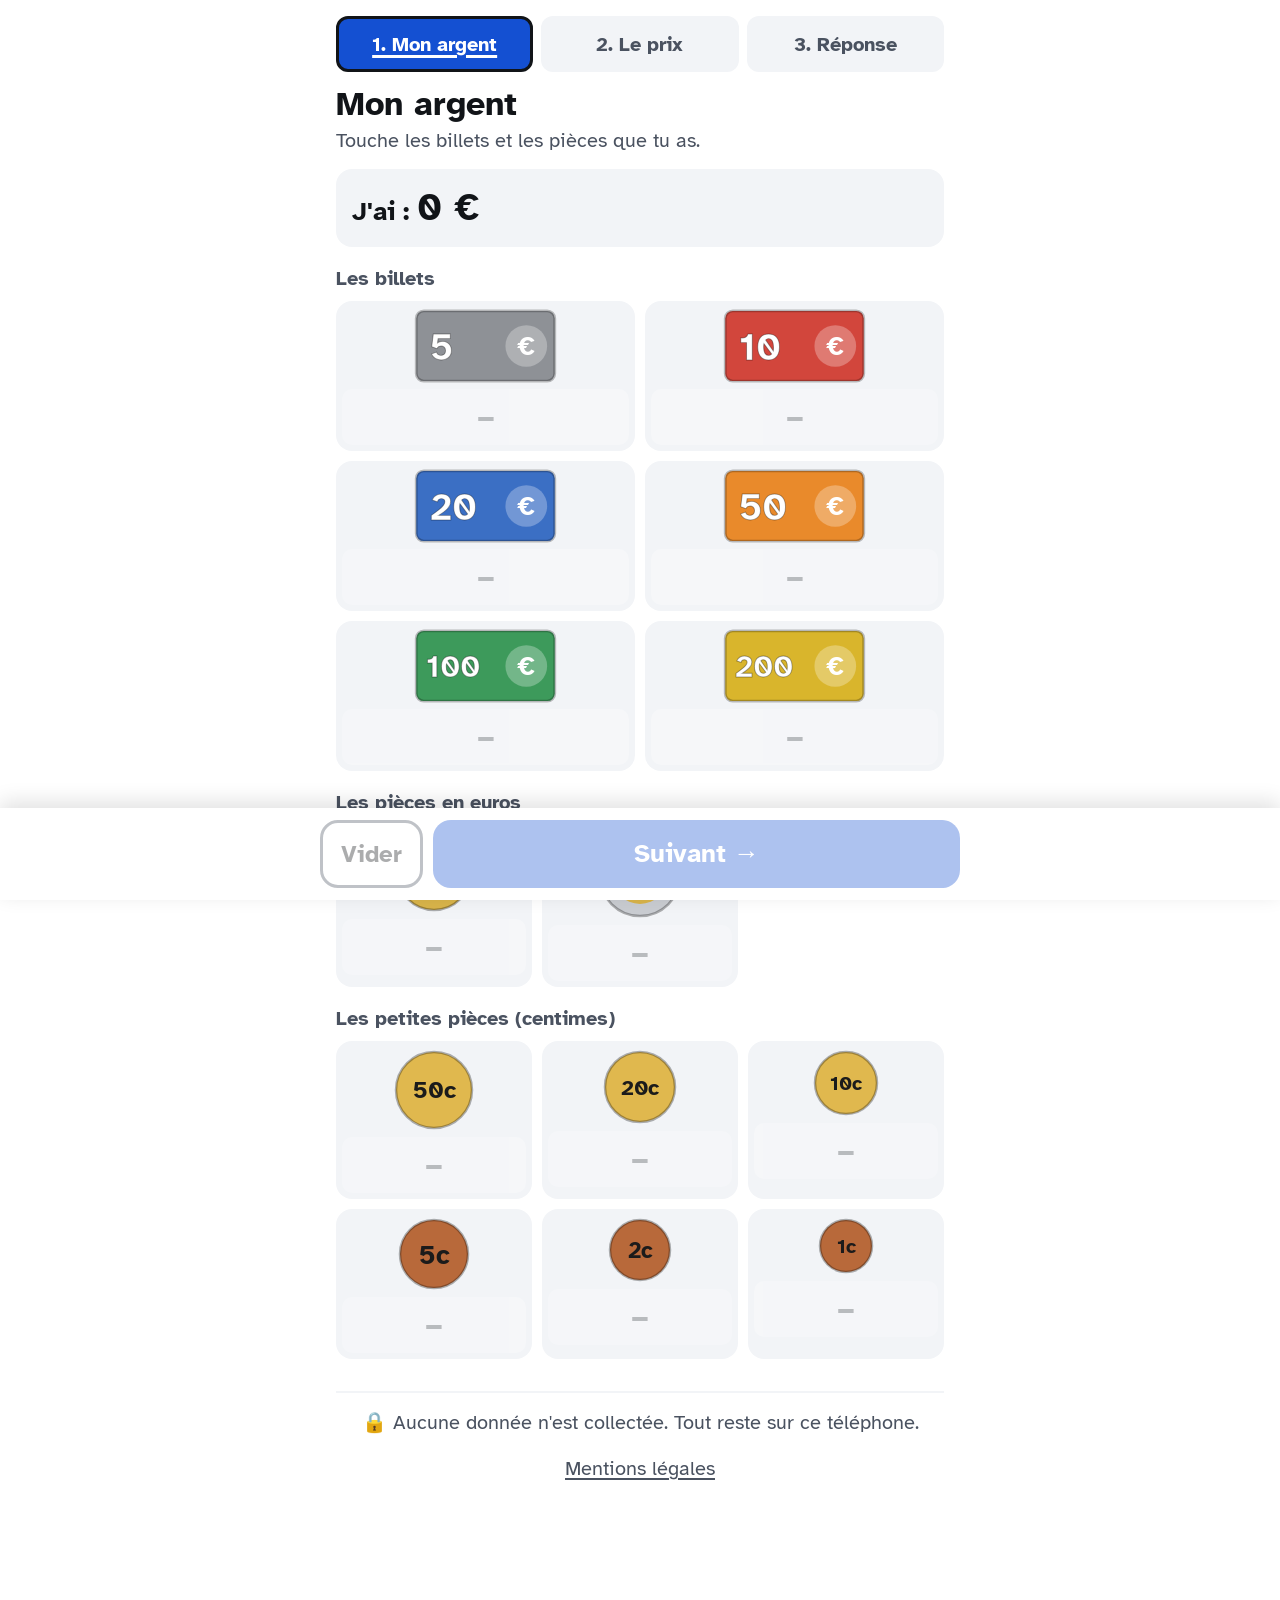
<file: index.html>
<!DOCTYPE html>
<html lang="fr">
<head>
<meta charset="utf-8">
<meta name="viewport" content="width=device-width, initial-scale=1, viewport-fit=cover">
<!-- Sécurité : la page ne peut charger que ses propres fichiers. Aucun chargement externe, aucun appel vers internet. -->
<meta http-equiv="Content-Security-Policy" content="default-src 'self'; object-src 'none'; base-uri 'self'; form-action 'none'">
<meta name="color-scheme" content="light dark">
<meta name="description" content="Savoir si j'ai assez d'argent pour payer, et quels billets et pièces donner.">
<meta name="theme-color" content="#ffffff" media="(prefers-color-scheme: light)">
<meta name="theme-color" content="#121417" media="(prefers-color-scheme: dark)">
<meta name="mobile-web-app-capable" content="yes">
<title>J'ai assez d'argent ?</title>
<link rel="manifest" href="manifest.webmanifest">
<link rel="icon" href="icons/icon.svg" type="image/svg+xml">
<link rel="icon" href="icons/icon-192.png" type="image/png" sizes="192x192">
<link rel="apple-touch-icon" href="icons/icon-192.png">
<link rel="preload" href="fonts/AtkinsonHyperlegible-Regular.woff2" as="font" type="font/woff2" crossorigin>
<link rel="preload" href="fonts/AtkinsonHyperlegible-Bold.woff2" as="font" type="font/woff2" crossorigin>
<link rel="stylesheet" href="css/style.css">
</head>
<body>
<main>
  <ol class="steps" aria-label="Étapes">
    <li id="s1">1. Mon argent</li>
    <li id="s2">2. Le prix</li>
    <li id="s3">3. Réponse</li>
  </ol>

  <!-- Écran 1 : Mon argent -->
  <section id="v1" aria-labelledby="t1">
    <h1 id="t1" tabindex="-1">Mon argent</h1>
    <p class="help">Touche les billets et les pièces que tu as.</p>
    <p class="total" aria-live="polite">J'ai : <b id="tot">0 €</b></p>
    <h2 class="sec">Les billets</h2>
    <div class="grid notes" id="gN"></div>
    <h2 class="sec">Les pièces en euros</h2>
    <div class="grid" id="gE"></div>
    <h2 class="sec">Les petites pièces (centimes)</h2>
    <div class="grid" id="gC"></div>

    <footer class="foot">
      <p>🔒 Aucune donnée n'est collectée. Tout reste sur ce téléphone.</p>
      <p><a href="mentions-legales.html">Mentions légales</a></p>
    </footer>
  </section>

  <!-- Écran 2 : Le prix -->
  <section id="v2" class="hide" aria-labelledby="t2">
    <h1 id="t2" tabindex="-1">Le prix</h1>
    <p class="help">Écris le prix.</p>
    <p class="price" id="pr" aria-live="polite" aria-atomic="true">0 <small>€</small></p>
    <div class="pad" id="pad"></div>
  </section>

  <!-- Écran 3 : Réponse -->
  <section id="v3" class="hide" aria-label="Réponse"><div id="res"></div></section>
</main>

<nav class="bar" aria-label="Boutons"><div class="in" id="bar"></div></nav>

<script src="js/monnaie.js"></script>
<script src="js/app.js"></script>
</body>
</html>
</file>
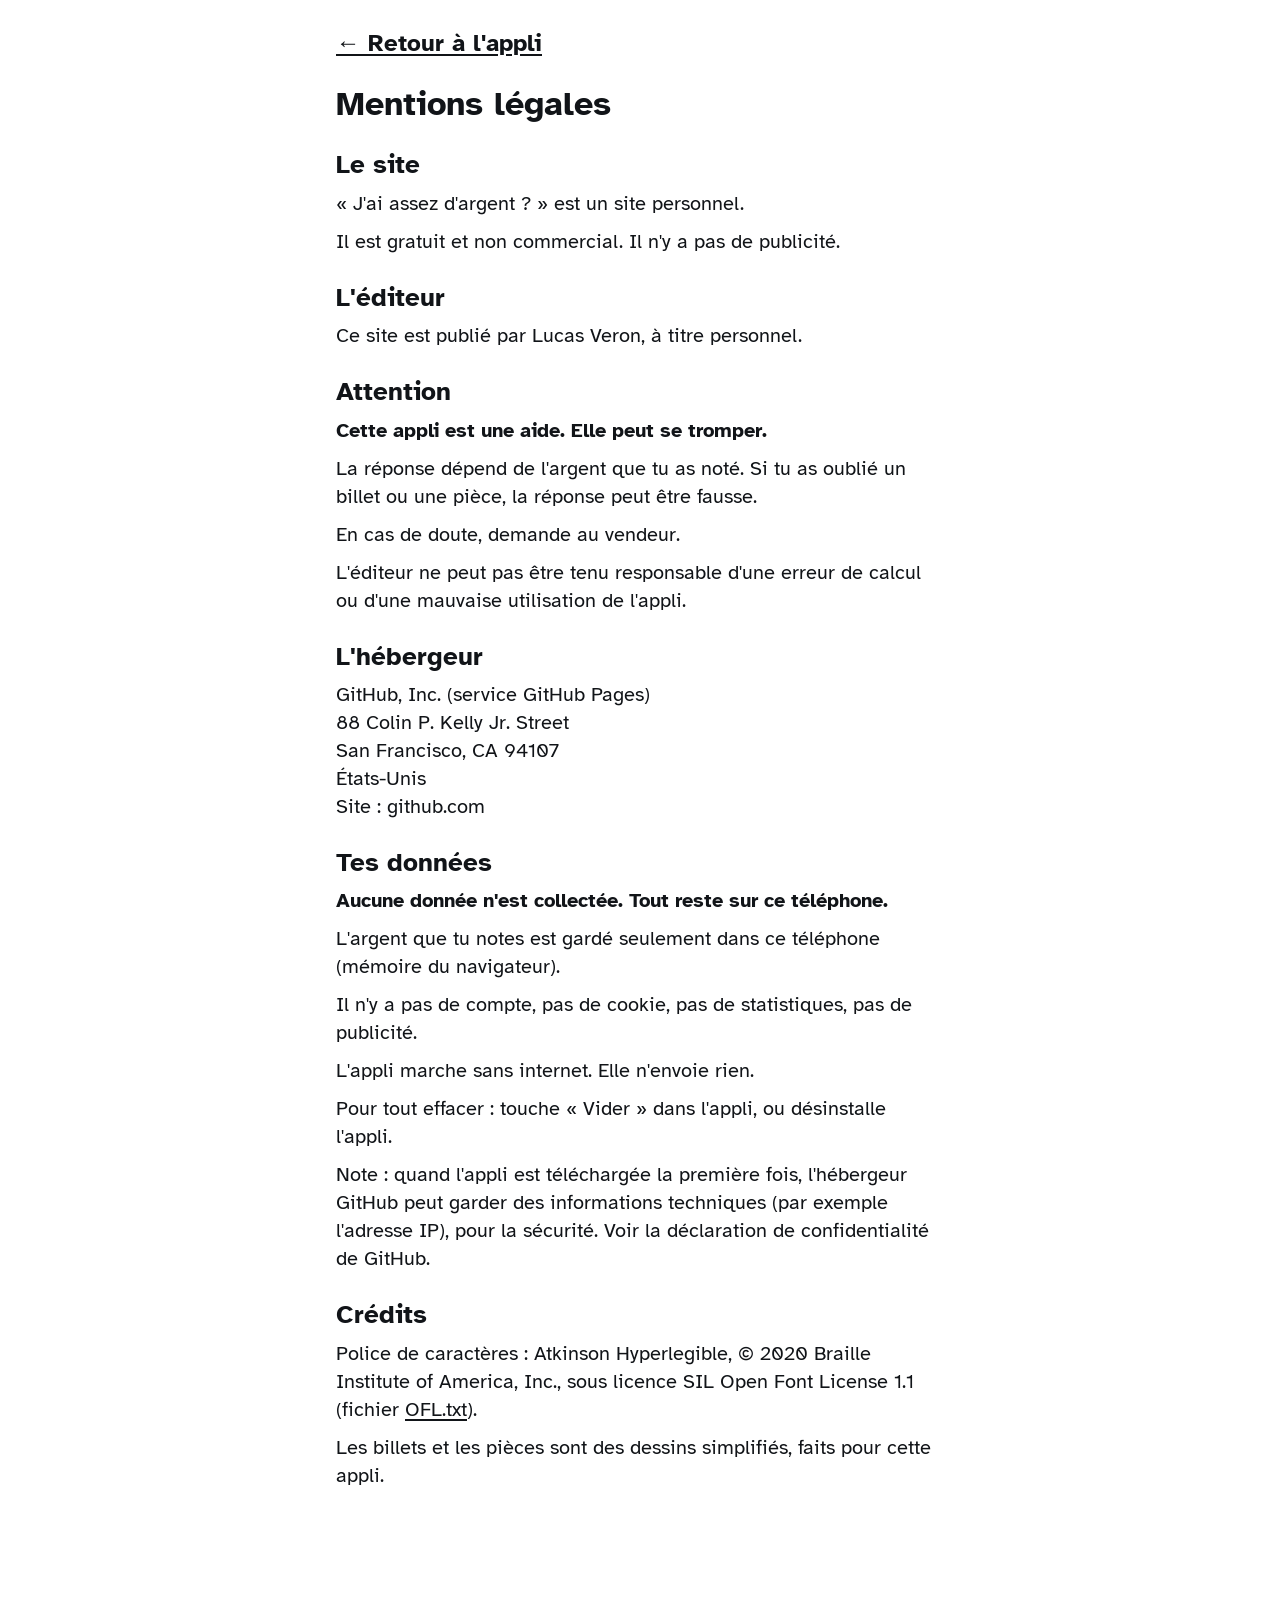
<file: mentions-legales.html>
<!DOCTYPE html>
<html lang="fr">
<head>
<meta charset="utf-8">
<meta name="viewport" content="width=device-width, initial-scale=1, viewport-fit=cover">
<!-- Sécurité : la page ne peut charger que ses propres fichiers. Aucun chargement externe. -->
<meta http-equiv="Content-Security-Policy" content="default-src 'self'; object-src 'none'; base-uri 'self'; form-action 'none'">
<meta name="color-scheme" content="light dark">
<meta name="theme-color" content="#ffffff" media="(prefers-color-scheme: light)">
<meta name="theme-color" content="#121417" media="(prefers-color-scheme: dark)">
<title>Mentions légales – J'ai assez d'argent ?</title>
<link rel="icon" href="icons/icon.svg" type="image/svg+xml">
<link rel="stylesheet" href="css/style.css">
</head>
<body>
<main class="legal">
  <a class="retour" href="index.html">← Retour à l'appli</a>

  <h1>Mentions légales</h1>

  <h2>Le site</h2>
  <p>« J'ai assez d'argent ? » est un site personnel.</p>
  <p>Il est gratuit et non commercial. Il n'y a pas de publicité.</p>

  <h2>L'éditeur</h2>
  <p>Ce site est publié par Lucas Veron, à titre personnel.</p>

  <h2>Attention</h2>
  <p><strong>Cette appli est une aide. Elle peut se tromper.</strong></p>
  <p>La réponse dépend de l'argent que tu as noté.
     Si tu as oublié un billet ou une pièce, la réponse peut être fausse.</p>
  <p>En cas de doute, demande au vendeur.</p>
  <p>L'éditeur ne peut pas être tenu responsable d'une erreur de calcul
     ou d'une mauvaise utilisation de l'appli.</p>

  <h2>L'hébergeur</h2>
  <address>
    GitHub, Inc. (service GitHub Pages)<br>
    88 Colin P. Kelly Jr. Street<br>
    San Francisco, CA 94107<br>
    États-Unis<br>
    Site : github.com<br>
  </address>

  <h2>Tes données</h2>
  <p><strong>Aucune donnée n'est collectée. Tout reste sur ce téléphone.</strong></p>
  <p>L'argent que tu notes est gardé seulement dans ce téléphone
     (mémoire du navigateur).</p>
  <p>Il n'y a pas de compte, pas de cookie, pas de statistiques, pas de publicité.</p>
  <p>L'appli marche sans internet. Elle n'envoie rien.</p>
  <p>Pour tout effacer : touche « Vider » dans l'appli,
     ou désinstalle l'appli.</p>
  <p>Note : quand l'appli est téléchargée la première fois,
     l'hébergeur GitHub peut garder des informations techniques
     (par exemple l'adresse IP), pour la sécurité.
     Voir la déclaration de confidentialité de GitHub.</p>

  <h2>Crédits</h2>
  <p>Police de caractères : Atkinson Hyperlegible,
     © 2020 Braille Institute of America, Inc.,
     sous licence SIL Open Font License 1.1
     (fichier <a href="fonts/OFL.txt">OFL.txt</a>).</p>
  <p>Les billets et les pièces sont des dessins simplifiés,
     faits pour cette appli.</p>
</main>
</body>
</html>
</file>
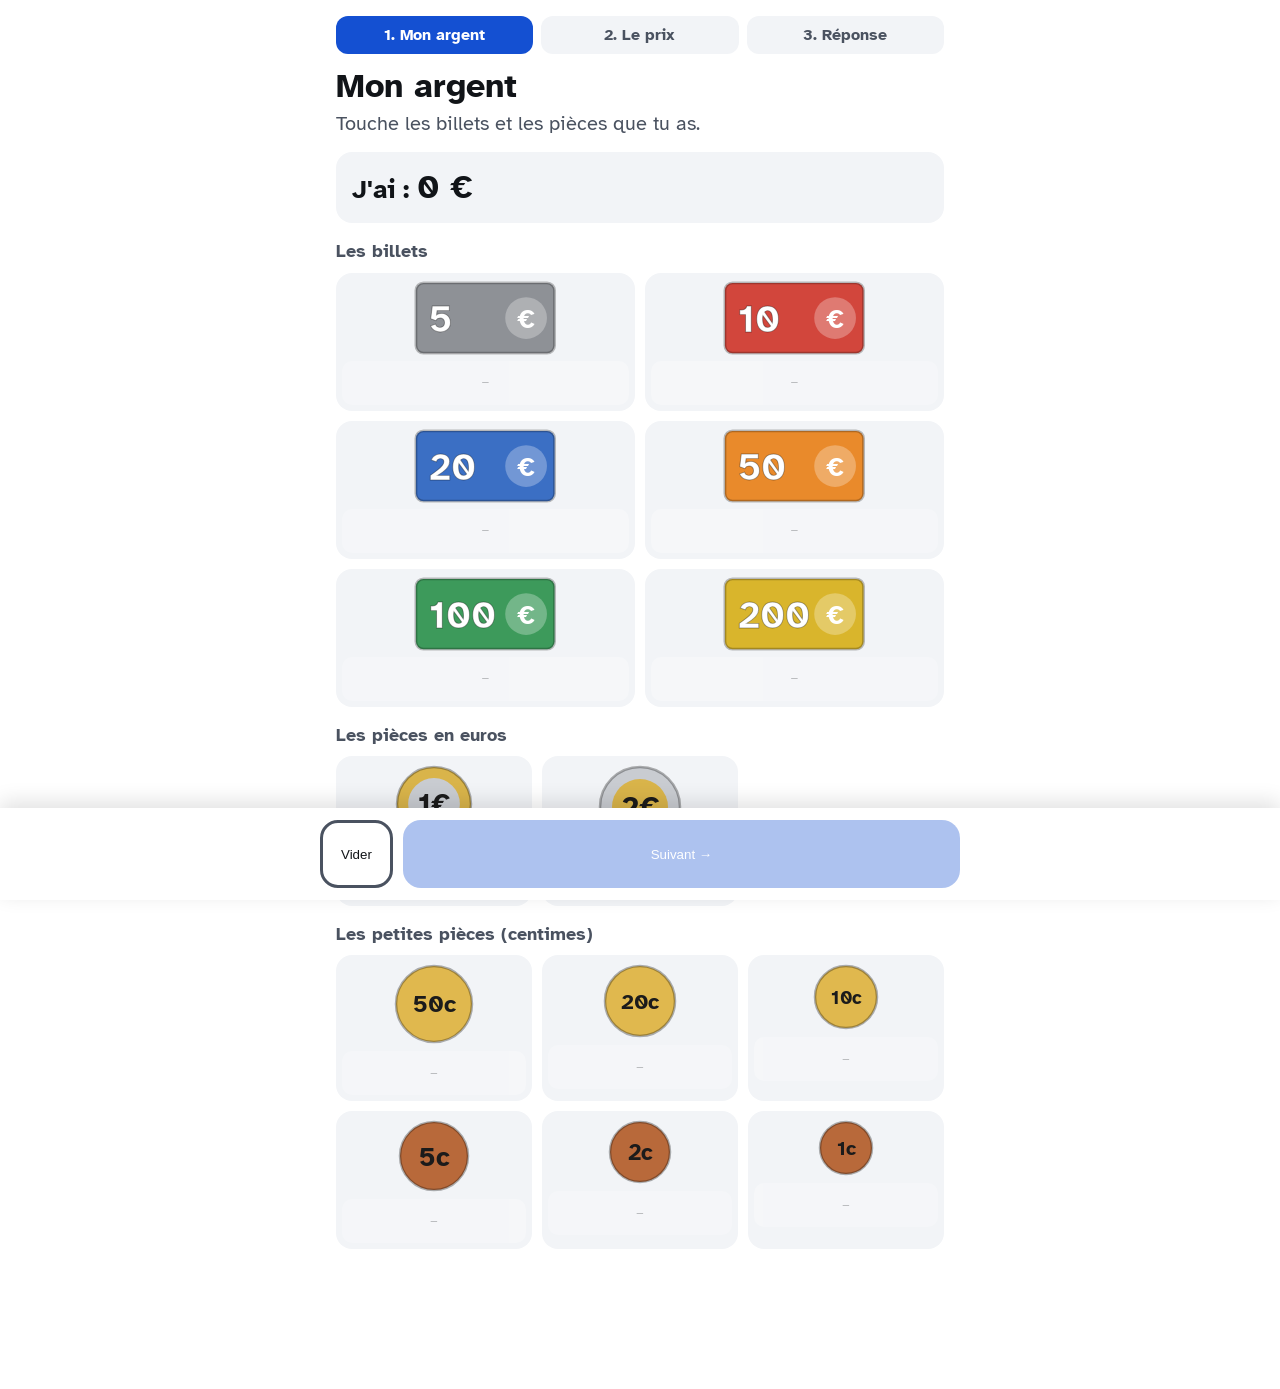
<file: docs/prototype.html>
<!DOCTYPE html>
<html lang="fr">
<head>
<meta charset="utf-8">
<meta name="viewport" content="width=device-width, initial-scale=1">
<title>J'ai assez d'argent ?</title>
<link rel="preconnect" href="https://fonts.googleapis.com">
<link href="https://fonts.googleapis.com/css2?family=Atkinson+Hyperlegible:wght@400;700&display=swap" rel="stylesheet">
<style>
/* VOICE: calme, direct, une seule chose à la fois (FALC)
   IDEA: un porte-monnaie posé sur la table, puis l'étiquette du prix, puis la réponse
   PICTURE: les vraies pièces et billets dessinés, gros, à toucher
   COLOUR and TYPE: blanc, encre sombre, bleu pour agir ; vert = oui, rouge = non ; Atkinson Hyperlegible
   LAYOUT: une colonne, 3 étapes, gros bouton en bas */
:root{color-scheme:light dark;--bg:light-dark(#ffffff,#121417);--card:light-dark(#f2f4f7,#1e2228);--ink:light-dark(#111418,#f3f5f7);--soft:light-dark(#4a5260,#b8c0cc);--act:light-dark(#1450d2,#5b8cff);--actInk:#fff;--yes:light-dark(#0f7a32,#3fc46b);--yesBg:light-dark(#e3f6e9,#12301d);--no:light-dark(#b3122a,#ff6b7f);--noBg:light-dark(#fde6e9,#3a1419)}
:root[data-theme=light]{color-scheme:light}:root[data-theme=dark]{color-scheme:dark}
*{box-sizing:border-box;min-width:0}
body{margin:0;background:var(--bg);color:var(--ink);font:20px/1.4 "Atkinson Hyperlegible",Verdana,sans-serif;overflow-x:clip}
main{max-width:640px;margin:0 auto;padding:16px 16px 140px}
.steps{display:flex;gap:8px;margin:0 0 14px}
.steps span{flex:1;text-align:center;padding:8px 4px;border-radius:12px;background:var(--card);color:var(--soft);font-size:16px;font-weight:700}
.steps span.on{background:var(--act);color:var(--actInk)}
h1{font-size:34px;line-height:1.1;margin:6px 0 4px}
p.help{margin:0 0 14px;color:var(--soft)}
.total{font-size:26px;font-weight:700;margin:10px 0 14px;padding:12px 16px;border-radius:16px;background:var(--card)}
.total b{font-size:34px;white-space:nowrap}
.grid{display:grid;grid-template-columns:repeat(3,minmax(0,1fr));gap:10px}
.grid.notes{grid-template-columns:repeat(2,minmax(0,1fr));margin-bottom:10px}
.cell{position:relative;background:var(--card);border-radius:16px;padding:8px 6px 6px;display:flex;flex-direction:column;align-items:center;gap:6px}
.cell button.add{all:unset;cursor:pointer;display:block;width:100%;text-align:center;border-radius:12px}
.cell button.add:focus-visible,button:focus-visible{outline:4px solid var(--act);outline-offset:3px}
.cell svg{display:block;margin:0 auto;max-width:100%;height:auto}
.badge{position:absolute;top:4px;right:6px;min-width:40px;height:40px;padding:0 8px;border-radius:20px;background:var(--act);color:var(--actInk);font-weight:700;font-size:22px;display:none;align-items:center;justify-content:center}
.badge.show{display:flex}
.minus{width:100%;height:44px;border:0;border-radius:10px;background:var(--bg);color:var(--ink);font:700 26px/1 inherit;cursor:pointer}
.minus:disabled{opacity:.25}
.sec{font-size:18px;font-weight:700;color:var(--soft);margin:16px 0 8px}
.bar{position:fixed;left:0;right:0;bottom:0;padding:12px 16px calc(12px + env(safe-area-inset-bottom));background:var(--bg);box-shadow:0 -6px 20px rgba(0,0,0,.12)}
.bar .in{max-width:640px;margin:0 auto;display:flex;gap:10px}
.big{flex:1;min-height:68px;border:0;border-radius:18px;background:var(--act);color:var(--actInk);font:700 26px/1 inherit;cursor:pointer}
.ghost{min-height:68px;padding:0 18px;border:3px solid var(--soft);border-radius:18px;background:transparent;color:var(--ink);font:700 20px/1 inherit;cursor:pointer}
.big:disabled{opacity:.35}
.price{font-size:56px;font-weight:700;text-align:center;padding:18px 10px;border-radius:20px;background:var(--card);margin:6px 0 14px;white-space:nowrap;letter-spacing:.02em}
.price small{font-size:30px;color:var(--soft)}
.pad{display:grid;grid-template-columns:repeat(3,minmax(0,1fr));gap:10px}
.pad button{height:72px;border:0;border-radius:16px;background:var(--card);color:var(--ink);font:700 34px/1 inherit;cursor:pointer}
.pad button:active{background:var(--act);color:var(--actInk)}
.answer{border-radius:24px;padding:22px 18px;text-align:center;margin:6px 0 16px}
.answer.yes{background:var(--yesBg);color:var(--yes)}
.answer.no{background:var(--noBg);color:var(--no)}
.answer .sign{font-size:84px;line-height:1;font-weight:700}
.answer h1{font-size:44px;margin:6px 0}
.answer p{margin:4px 0;font-size:24px;color:var(--ink)}
.answer p b{white-space:nowrap}
.give{display:flex;flex-wrap:wrap;gap:10px;justify-content:center;align-items:center;padding:14px;background:var(--card);border-radius:18px}
.say{margin:14px auto 0;display:block;min-height:52px;padding:0 20px;border-radius:14px;border:3px solid currentColor;background:transparent;color:inherit;font:700 20px/1 inherit;cursor:pointer}
.hide{display:none}
@media (prefers-reduced-motion:no-preference){.answer{animation:pop .35s ease-out}@keyframes pop{from{transform:scale(.92);opacity:0}to{transform:none;opacity:1}}}
</style>
</head>
<body>
<main>
  <div class="steps" aria-hidden="true"><span id="s1">1. Mon argent</span><span id="s2">2. Le prix</span><span id="s3">3. Réponse</span></div>

  <section id="v1">
    <h1>Mon argent</h1>
    <p class="help">Touche les billets et les pièces que tu as.</p>
    <div class="total">J'ai : <b id="tot">0 €</b></div>
    <div class="sec">Les billets</div>
    <div class="grid notes" id="gN"></div>
    <div class="sec">Les pièces en euros</div>
    <div class="grid" id="gE"></div>
    <div class="sec">Les petites pièces (centimes)</div>
    <div class="grid" id="gC"></div>
  </section>

  <section id="v2" class="hide">
    <h1>Le prix</h1>
    <p class="help">Écris le prix.</p>
    <div class="price" id="pr">0 <small>€</small></div>
    <div class="pad" id="pad"></div>
  </section>

  <section id="v3" class="hide"><div id="res"></div></section>
</main>

<div class="bar"><div class="in" id="bar"></div></div>

<script>
{
const D=[20000,10000,5000,2000,1000,500,200,100,50,20,10,5,2,1];
const NOTE={500:'#8e9196',1000:'#d2463c',2000:'#3b6fc4',5000:'#e98a2b',10000:'#3d9a5b',20000:'#d9b52c'};
let w={};D.forEach(d=>w[d]=0);
let price='',view=1;
try{const s=JSON.parse(localStorage.getItem('wallet')||'null');if(s)D.forEach(d=>w[d]=s[d]|0)}catch(e){}
const save=()=>{try{localStorage.setItem('wallet',JSON.stringify(w))}catch(e){}};
const eur=c=>{const e=Math.floor(c/100),r=c%100;return r?e+','+String(r).padStart(2,'0')+' €':e+' €'};
const lab=d=>d>=100?(d/100)+' €':d+' c';

function pic(d,sc=1){
  if(d>=500){const W=150*sc,H=78*sc,c=NOTE[d];
    return `<svg width="${W}" height="${H}" viewBox="0 0 150 78" role="img" aria-label="billet de ${d/100} euros"><rect x="2" y="2" width="146" height="74" rx="8" fill="${c}"/><rect x="2" y="2" width="146" height="74" rx="8" fill="none" stroke="rgba(0,0,0,.25)" stroke-width="3"/><circle cx="118" cy="39" r="22" fill="rgba(255,255,255,.28)"/><text x="16" y="54" font-family="Atkinson Hyperlegible,Verdana" font-weight="700" font-size="40" fill="#fff" stroke="rgba(0,0,0,.35)" stroke-width="1">${d/100}</text><text x="118" y="49" text-anchor="middle" font-family="Atkinson Hyperlegible,Verdana" font-weight="700" font-size="28" fill="#fff">€</text></svg>`}
  const r={200:40,100:37,50:38,20:35,10:31,5:34,2:30,1:26}[d]*sc;
  const S=2*r+6,cx=S/2;let inner;
  if(d===200)inner=`<circle cx="${cx}" cy="${cx}" r="${r}" fill="#c9ccd1"/><circle cx="${cx}" cy="${cx}" r="${r*.7}" fill="#d9b44a"/>`;
  else if(d===100)inner=`<circle cx="${cx}" cy="${cx}" r="${r}" fill="#d9b44a"/><circle cx="${cx}" cy="${cx}" r="${r*.7}" fill="#c9ccd1"/>`;
  else if(d>=10)inner=`<circle cx="${cx}" cy="${cx}" r="${r}" fill="#e0b84e"/>`;
  else inner=`<circle cx="${cx}" cy="${cx}" r="${r}" fill="#b8693a"/>`;
  const t=d>=100?d/100+'€':d+'c',fs=Math.max(13,r*(t.length>2?.62:.78));
  return `<svg width="${S}" height="${S}" viewBox="0 0 ${S} ${S}" role="img" aria-label="pièce de ${lab(d)}">${inner}<circle cx="${cx}" cy="${cx}" r="${r}" fill="none" stroke="rgba(0,0,0,.3)" stroke-width="2.5"/><text x="${cx}" y="${cx+fs*.36}" text-anchor="middle" font-family="Atkinson Hyperlegible,Verdana" font-weight="700" font-size="${fs}" fill="#1b1b1b">${t}</text></svg>`;
}

function cell(d){return `<div class="cell"><span class="badge" id="b${d}"></span><button class="add" data-add="${d}" aria-label="ajouter ${lab(d)}">${pic(d,d>=500?.95:1)}</button><button class="minus" data-min="${d}" aria-label="enlever ${lab(d)}">−</button></div>`}
gN.innerHTML=[500,1000,2000,5000,10000,20000].map(cell).join('');
gE.innerHTML=[100,200].map(cell).join('');
gC.innerHTML=[50,20,10,5,2,1].map(cell).join('');

const total=()=>D.reduce((s,d)=>s+d*w[d],0);
function drawWallet(){
  D.forEach(d=>{const b=document.getElementById('b'+d);b.textContent='×'+w[d];b.classList.toggle('show',w[d]>0);document.querySelector(`[data-min="${d}"]`).disabled=!w[d]});
  tot.textContent=eur(total());save();
}
document.addEventListener('click',e=>{
  const a=e.target.closest('[data-add]'),m=e.target.closest('[data-min]');
  if(a){w[a.dataset.add]++;drawWallet()}
  if(m&&w[m.dataset.min]>0){w[m.dataset.min]--;drawWallet()}
});

// clavier du prix
const keys=['1','2','3','4','5','6','7','8','9',',','0','⌫'];
pad.innerHTML=keys.map(k=>`<button data-k="${k}" aria-label="${k==='⌫'?'effacer':k}">${k}</button>`).join('');
pad.addEventListener('click',e=>{const b=e.target.closest('[data-k]');if(!b)return;const k=b.dataset.k;
  if(k==='⌫')price=price.slice(0,-1);
  else if(k===','){if(!price.includes(','))price=(price||'0')+','}
  else{const dec=price.split(',')[1];if(dec!==undefined&&dec.length>=2)return;if(price==='0')price='';if(price.replace(',','').length>=6)return;price+=k}
  drawPrice()});
const cents=()=>{if(!price)return 0;const[e,c='']=price.split(',');return (parseInt(e||'0',10)*100)+parseInt((c+'00').slice(0,2),10)};
function drawPrice(){pr.innerHTML=(price||'0')+' <small>€</small>';drawBar()}

// meilleur choix : peu de rendu de monnaie et peu de pièces
function choose(p){
  const T=total();if(T<p)return null;
  // DP par type de pièce : cur[s] = nombre minimal de pièces/billets pour faire s centimes
  const INF=1e9,layers=[];let cur=new Int32Array(T+1).fill(INF);cur[0]=0;
  D.forEach(d=>{const n=w[d],nx=cur.slice(),ch=new Uint8Array(T+1);
    if(n)for(let s=0;s<=T;s++){if(cur[s]>=INF)continue;for(let c=1;c<=n&&s+c*d<=T;c++){const v=cur[s]+c;if(v<nx[s+c*d]){nx[s+c*d]=v;ch[s+c*d]=c}}}
    layers.push(ch);cur=nx});
  // score = monnaie rendue (en euros) + nombre de pièces/billets donnés
  let best=-1,score=Infinity;
  for(let s=p;s<=T;s++){if(cur[s]>=INF)continue;const sc=(s-p)/100+cur[s];if(sc<score){score=sc;best=s}}
  const give={};let s=best;
  for(let i=D.length-1;i>=0;i--){const c=layers[i][s];if(c){give[D[i]]=c;s-=c*D[i]}}
  return{give,sum:best};
}

let lastText='';
function drawResult(){
  const p=cents(),r=choose(p);
  if(!r){const miss=p-total();
    lastText=`Non. Tu n'as pas assez d'argent. Il manque ${eur(miss).replace(' €',' euros')}.`;
    res.innerHTML=`<div class="answer no"><div class="sign" aria-hidden="true">✗</div><h1>NON</h1><p>Tu n'as pas assez d'argent.</p><p>Il manque : <b>${eur(miss)}</b></p><button class="say" id="say">Écouter</button></div>`;
  }else{const back=r.sum-p;
    const items=Object.keys(r.give).map(Number).sort((a,b)=>b-a).flatMap(d=>Array(r.give[d]).fill(d));
    lastText='Oui. Tu as assez d\'argent. Donne : '+items.map(d=>d>=500?'un billet de '+d/100+' euros':'une pièce de '+(d>=100?d/100+' euro'+(d>100?'s':''):d+' centime'+(d>1?'s':''))).join(', ')+'.'+(back?' Le vendeur te rend '+eur(back).replace(' €',' euros')+'.':'');
    res.innerHTML=`<div class="answer yes"><div class="sign" aria-hidden="true">✓</div><h1>OUI</h1><p>Tu as assez d'argent.</p><button class="say" id="say">Écouter</button></div>
      <div class="sec">Donne au vendeur :</div><div class="give">${items.map(d=>pic(d,d>=500?.8:.9)).join('')}</div>
      <p class="help" style="margin-top:12px">${back?`Le vendeur te rend : <b style="color:var(--ink);white-space:nowrap">${eur(back)}</b>`:'C\'est le compte juste.'}</p>`;
  }
  document.getElementById('say').onclick=()=>{try{speechSynthesis.cancel();const u=new SpeechSynthesisUtterance(lastText);u.lang='fr-FR';u.rate=.9;speechSynthesis.speak(u)}catch(e){}};
}

function drawBar(){
  if(view===1)bar.innerHTML=`<button class="ghost" id="clr">Vider</button><button class="big" id="go" ${total()?'':'disabled'}>Suivant →</button>`;
  if(view===2)bar.innerHTML=`<button class="ghost" id="back">←</button><button class="big" id="go" ${cents()?'':'disabled'}>Vérifier</button>`;
  if(view===3)bar.innerHTML=`<button class="ghost" id="back">←</button><button class="big" id="go">Nouveau prix</button>`;
}
bar.addEventListener('click',e=>{const id=e.target.id;
  if(id==='clr'){D.forEach(d=>w[d]=0);drawWallet();drawBar()}
  if(id==='go'){if(view===1)show(2);else if(view===2)show(3);else{price='';drawPrice();show(2)}}
  if(id==='back')show(view-1);
});
document.addEventListener('click',e=>{if(view===1&&e.target.closest('.cell'))drawBar()});

function show(n){view=n;[v1,v2,v3].forEach((v,i)=>v.classList.toggle('hide',i+1!==n));
  [s1,s2,s3].forEach((s,i)=>s.classList.toggle('on',i+1===n));
  if(n===3)drawResult();drawBar();window.scrollTo(0,0)}

drawWallet();drawPrice();show(1);
}
</script>
</body>
</html>
</file>
<file: css/style.css>
/*
 * Style de l'application (repris de docs/prototype.html).
 * VOICE : calme, direct, une seule chose à la fois (FALC)
 * COULEURS : blanc, encre sombre, bleu pour agir ; vert = oui, rouge = non
 *            (toujours avec un mot et un symbole, jamais la couleur seule)
 * TEXTE : Atkinson Hyperlegible, 20 px minimum
 * TOUCHER : zones de 56 px minimum
 */

/* ---- Police stockée dans l'appli (pas de téléchargement sur internet) ---- */
@font-face {
  font-family: "Atkinson Hyperlegible";
  src: url("../fonts/AtkinsonHyperlegible-Regular.woff2") format("woff2");
  font-weight: 400;
  font-style: normal;
  font-display: swap;
}
@font-face {
  font-family: "Atkinson Hyperlegible";
  src: url("../fonts/AtkinsonHyperlegible-Bold.woff2") format("woff2");
  font-weight: 700;
  font-style: normal;
  font-display: swap;
}

/* ---- Couleurs : thème clair ---- */
:root {
  color-scheme: light dark;
  --bg: #ffffff;
  --card: #f2f4f7;
  --ink: #111418;
  --soft: #4a5260;
  --act: #1450d2;
  --actInk: #ffffff;
  --yes: #0f7a32;
  --yesBg: #e3f6e9;
  --no: #b3122a;
  --noBg: #fde6e9;
  --shadow: rgba(0, 0, 0, .12);
}

/* ---- Couleurs : thème sombre (suit le réglage du téléphone) ---- */
@media (prefers-color-scheme: dark) {
  :root {
    --bg: #121417;
    --card: #1e2228;
    --ink: #f3f5f7;
    --soft: #c3cad5;
    --act: #8fb0ff;      /* bleu clair + texte foncé : bien plus contrasté que du blanc sur bleu */
    --actInk: #0b1020;
    --yes: #5fd987;
    --yesBg: #12301d;
    --no: #ff8a9a;
    --noBg: #3a1419;
    --shadow: rgba(0, 0, 0, .5);
  }
}

* { box-sizing: border-box; min-width: 0; }

html { -webkit-text-size-adjust: 100%; }

body {
  margin: 0;
  background: var(--bg);
  color: var(--ink);
  font: 20px/1.4 "Atkinson Hyperlegible", Verdana, Tahoma, "Segoe UI", Roboto, sans-serif;
  overflow-x: clip;
  -webkit-tap-highlight-color: transparent;
}

main {
  max-width: 640px;
  margin: 0 auto;
  padding: calc(16px + env(safe-area-inset-top)) 16px 150px;
}

button { font-family: inherit; }

button:focus-visible,
[tabindex]:focus-visible {
  outline: 4px solid var(--act);
  outline-offset: 3px;
}

/* Le titre reçoit le focus à chaque écran (pour les lecteurs d'écran) : pas de cadre. */
h1[tabindex]:focus,
h1[tabindex]:focus-visible { outline: none; }

/* ---- Indicateur d'étapes ---- */
.steps {
  display: flex;
  gap: 8px;
  margin: 0 0 14px;
  padding: 0;
  list-style: none;
}
.steps li {
  flex: 1;
  display: flex;
  align-items: center;
  justify-content: center;
  text-align: center;
  min-height: 56px;
  padding: 6px 4px;
  border-radius: 12px;
  border: 3px solid transparent;
  background: var(--card);
  color: var(--soft);
  font-size: 20px;
  line-height: 1.15;
  font-weight: 700;
}
/* Étape en cours : couleur ET bordure épaisse + soulignement (pas seulement la couleur) */
.steps li.on {
  background: var(--act);
  color: var(--actInk);
  border-color: var(--ink);
  text-decoration: underline;
  text-decoration-thickness: 3px;
  text-underline-offset: 4px;
}

h1 { font-size: 34px; line-height: 1.1; margin: 6px 0 4px; }

p.help { margin: 0 0 14px; color: var(--soft); }

/* ---- Écran 1 : Mon argent ---- */
.total {
  font-size: 26px;
  font-weight: 700;
  margin: 10px 0 14px;
  padding: 12px 16px;
  border-radius: 16px;
  background: var(--card);
}
.total b { font-size: 38px; white-space: nowrap; }

.sec {
  font-size: 20px;
  font-weight: 700;
  color: var(--soft);
  margin: 18px 0 8px;
}

.grid { display: grid; grid-template-columns: repeat(3, minmax(0, 1fr)); gap: 10px; }
.grid.notes { grid-template-columns: repeat(2, minmax(0, 1fr)); margin-bottom: 10px; }

.cell {
  position: relative;
  background: var(--card);
  border-radius: 16px;
  padding: 8px 6px 6px;
  display: flex;
  flex-direction: column;
  align-items: center;
  gap: 6px;
}
.cell .add {
  display: block;
  width: 100%;
  min-height: 56px;
  margin: 0;
  padding: 0;
  border: 0;
  border-radius: 12px;
  background: transparent;
  color: inherit;
  text-align: center;
  cursor: pointer;
}
.cell .add:active svg { transform: scale(.94); }
.cell svg { display: block; margin: 0 auto; max-width: 100%; height: auto; }

.badge {
  position: absolute;
  top: 4px;
  right: 6px;
  min-width: 44px;
  height: 44px;
  padding: 0 8px;
  border-radius: 22px;
  border: 2px solid var(--bg);
  background: var(--act);
  color: var(--actInk);
  font-weight: 700;
  font-size: 22px;
  display: none;
  align-items: center;
  justify-content: center;
  pointer-events: none;
}
.badge.show { display: flex; }

.minus {
  width: 100%;
  height: 56px;
  border: 0;
  border-radius: 10px;
  background: var(--bg);
  color: var(--ink);
  font-weight: 700;
  font-size: 30px;
  line-height: 1;
  cursor: pointer;
}
.minus:disabled { opacity: .25; cursor: default; }

/* ---- Barre du bas (gros boutons) ---- */
.bar {
  position: fixed;
  left: 0;
  right: 0;
  bottom: 0;
  padding: 12px 16px calc(12px + env(safe-area-inset-bottom));
  background: var(--bg);
  box-shadow: 0 -6px 20px var(--shadow);
}
.bar .in { max-width: 640px; margin: 0 auto; display: flex; gap: 10px; }

.big {
  flex: 1;
  min-height: 68px;
  border: 0;
  border-radius: 18px;
  background: var(--act);
  color: var(--actInk);
  font-weight: 700;
  font-size: 26px;
  line-height: 1.1;
  cursor: pointer;
}
.big:disabled { opacity: .35; cursor: default; }

.ghost {
  min-height: 68px;
  min-width: 68px;
  padding: 0 18px;
  border: 3px solid var(--soft);
  border-radius: 18px;
  background: transparent;
  color: var(--ink);
  font-weight: 700;
  font-size: 24px;
  line-height: 1;
  cursor: pointer;
}
.ghost.arrow { font-size: 36px; padding: 0 14px; }
.ghost:disabled { opacity: .35; cursor: default; }

/* Question « Tu veux tout enlever ? » au-dessus des boutons Oui / Non */
.bar .in.ask { flex-wrap: wrap; }
.bar .question {
  flex: 0 0 100%;
  margin: 0 0 4px;
  text-align: center;
  font-size: 26px;
  font-weight: 700;
}
.bar .in.ask .ghost { flex: 1; }

/* ---- Écran 2 : Le prix ---- */
.price {
  font-size: clamp(40px, 13vw, 56px);
  font-weight: 700;
  text-align: center;
  padding: 18px 10px;
  border-radius: 20px;
  background: var(--card);
  margin: 6px 0 14px;
  white-space: nowrap;
  letter-spacing: .02em;
}
.price small { font-size: .55em; color: var(--soft); }

.pad { display: grid; grid-template-columns: repeat(3, minmax(0, 1fr)); gap: 10px; }
.pad button {
  height: 72px;
  border: 0;
  border-radius: 16px;
  background: var(--card);
  color: var(--ink);
  font-weight: 700;
  font-size: 34px;
  line-height: 1;
  cursor: pointer;
}
.pad button:active { background: var(--act); color: var(--actInk); }

/* ---- Écran 3 : Réponse ---- */
.answer {
  border-radius: 24px;
  padding: 22px 18px;
  text-align: center;
  margin: 6px 0 16px;
  border: 4px solid currentColor;
}
.answer.yes { background: var(--yesBg); color: var(--yes); }
.answer.no { background: var(--noBg); color: var(--no); }
.answer .sign { font-size: 84px; line-height: 1; font-weight: 700; }
.answer h1 { font-size: 48px; margin: 6px 0; }
.answer p { margin: 4px 0; font-size: 24px; color: var(--ink); }
.answer p b { white-space: nowrap; font-size: 32px; }

.give {
  display: flex;
  flex-wrap: wrap;
  gap: 10px;
  justify-content: center;
  align-items: center;
  padding: 14px;
  background: var(--card);
  border-radius: 18px;
}

.back-money { margin-top: 14px; font-size: 24px; color: var(--ink); }
.back-money b { white-space: nowrap; font-size: 32px; }

.say {
  margin: 14px auto 0;
  display: block;
  min-height: 56px;
  padding: 0 22px;
  border-radius: 14px;
  border: 3px solid currentColor;
  background: transparent;
  color: inherit;
  font-weight: 700;
  font-size: 22px;
  line-height: 1;
  cursor: pointer;
}

/* ---- Pied de page discret (écran 1) et page des mentions légales ---- */
.foot {
  margin-top: 32px;
  padding-top: 16px;
  border-top: 2px solid var(--card);
  color: var(--soft);
  text-align: center;
}
.foot p { margin: 0 0 4px; }
a { color: var(--ink); text-decoration-thickness: 2px; text-underline-offset: 3px; }
a:focus-visible { outline: 4px solid var(--act); outline-offset: 3px; border-radius: 4px; }
.foot a {
  display: inline-flex;
  align-items: center;
  min-height: 56px;
  padding: 0 12px;
  color: var(--soft);
}

.legal h2 { font-size: 26px; margin: 24px 0 6px; }
.legal p, .legal address { margin: 0 0 10px; font-style: normal; }
.legal .todo { font-weight: 700; color: var(--no); }
.legal .retour {
  display: inline-flex;
  align-items: center;
  min-height: 56px;
  margin-bottom: 8px;
  font-weight: 700;
  font-size: 24px;
}

.hide { display: none; }

@media (prefers-reduced-motion: no-preference) {
  .answer { animation: pop .35s ease-out; }
  @keyframes pop { from { transform: scale(.92); opacity: 0; } to { transform: none; opacity: 1; } }
}
</file>
